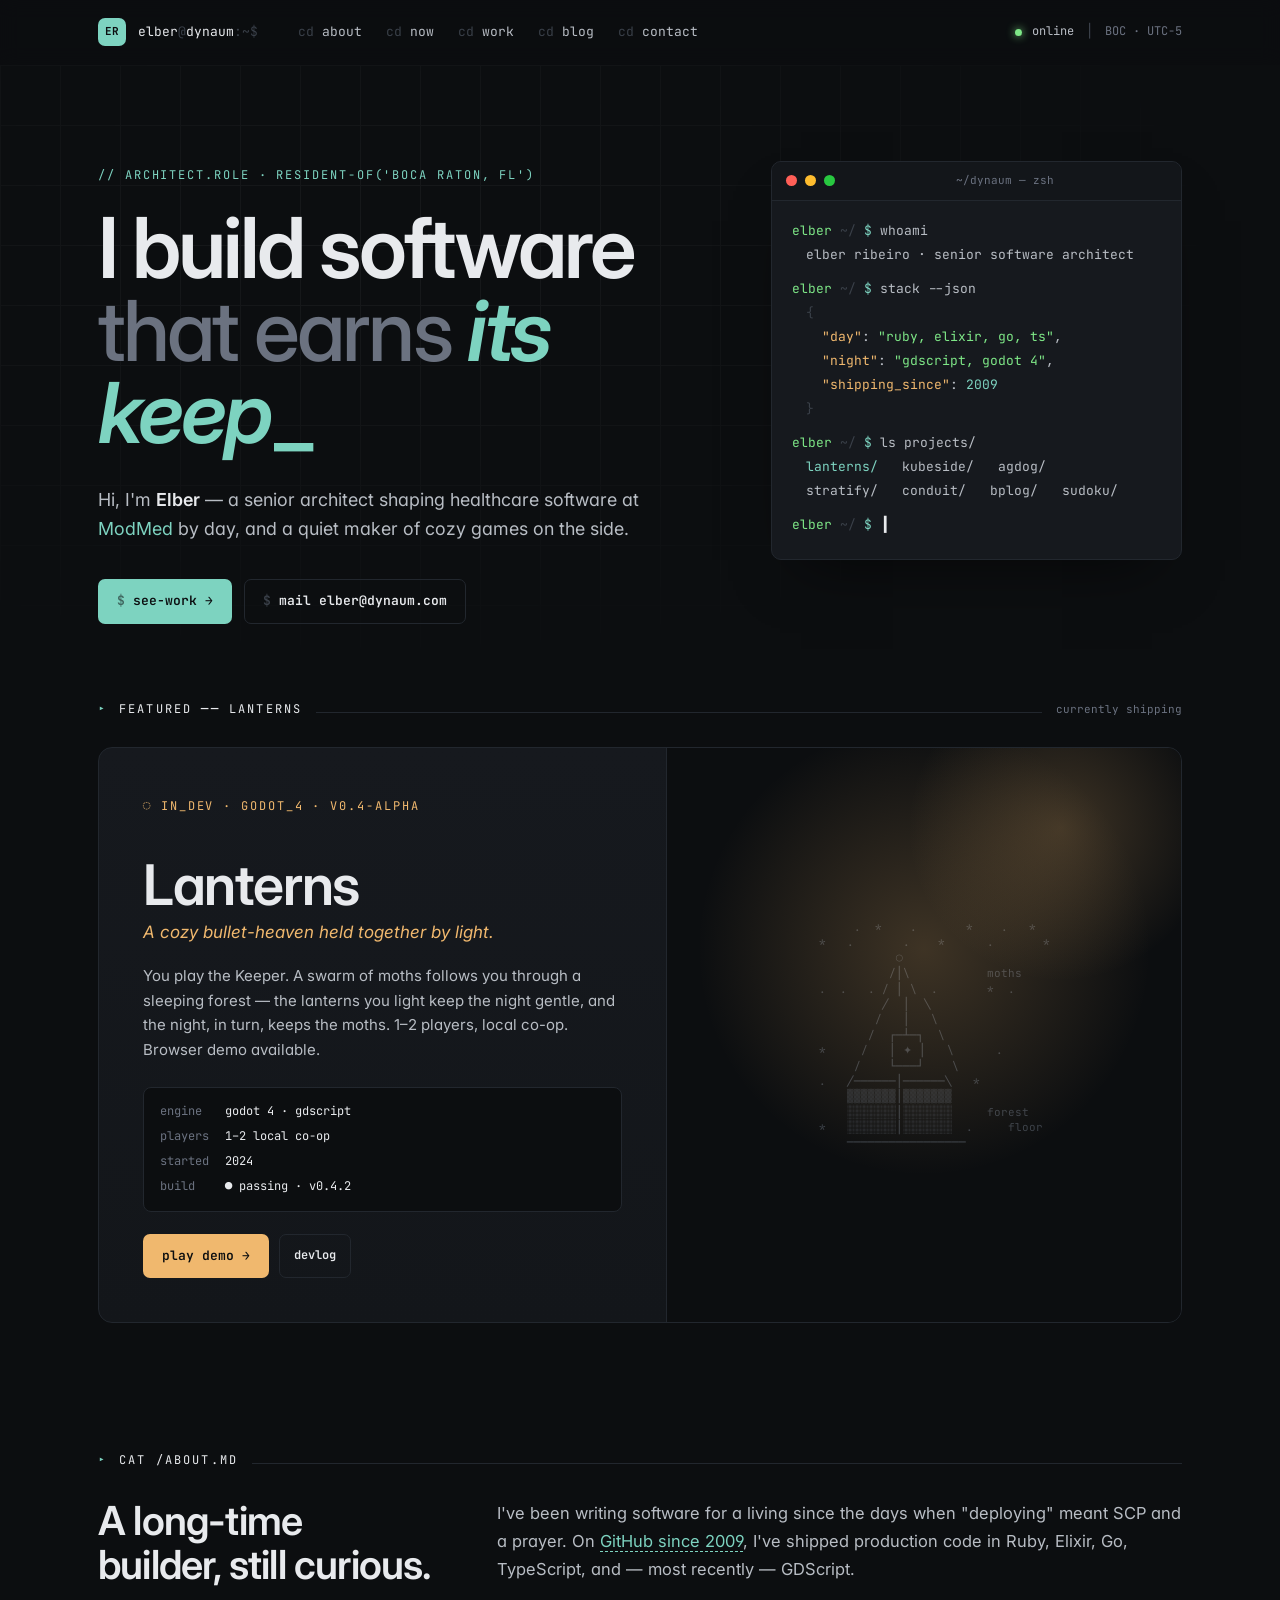
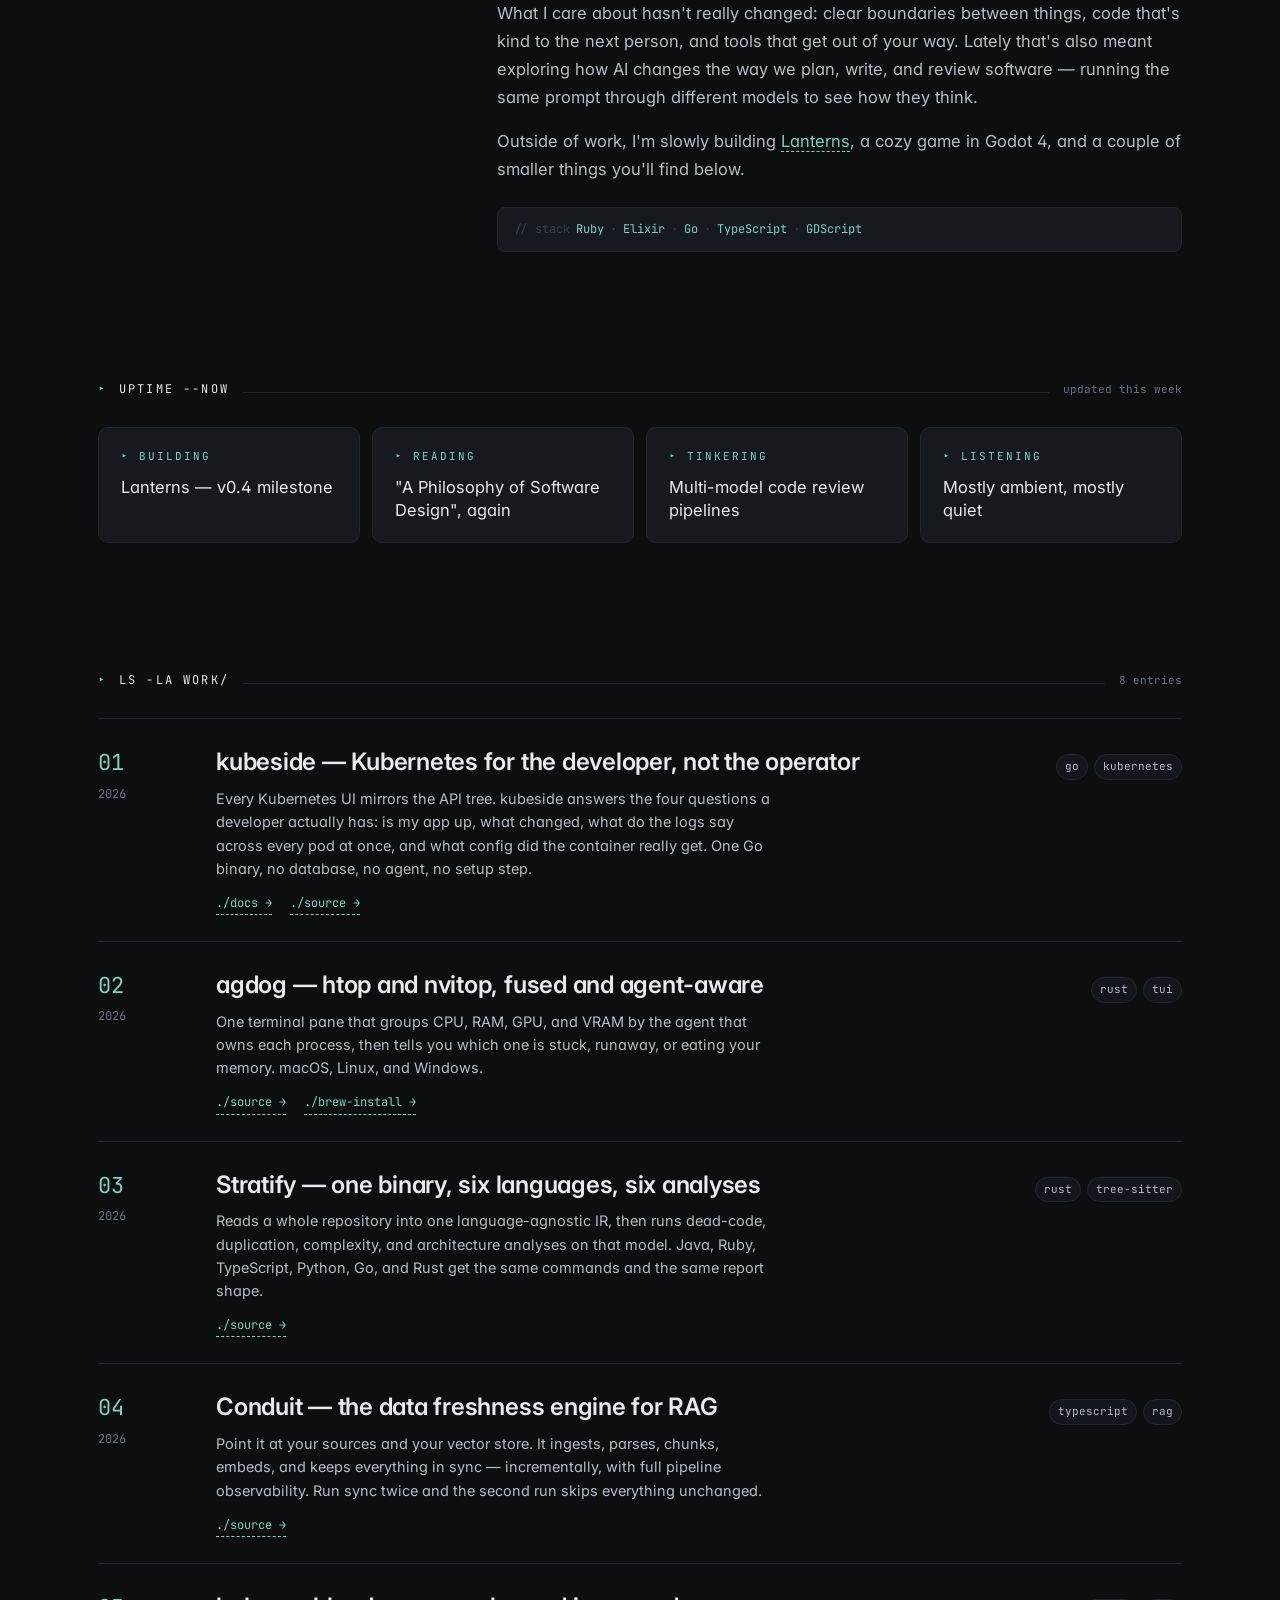
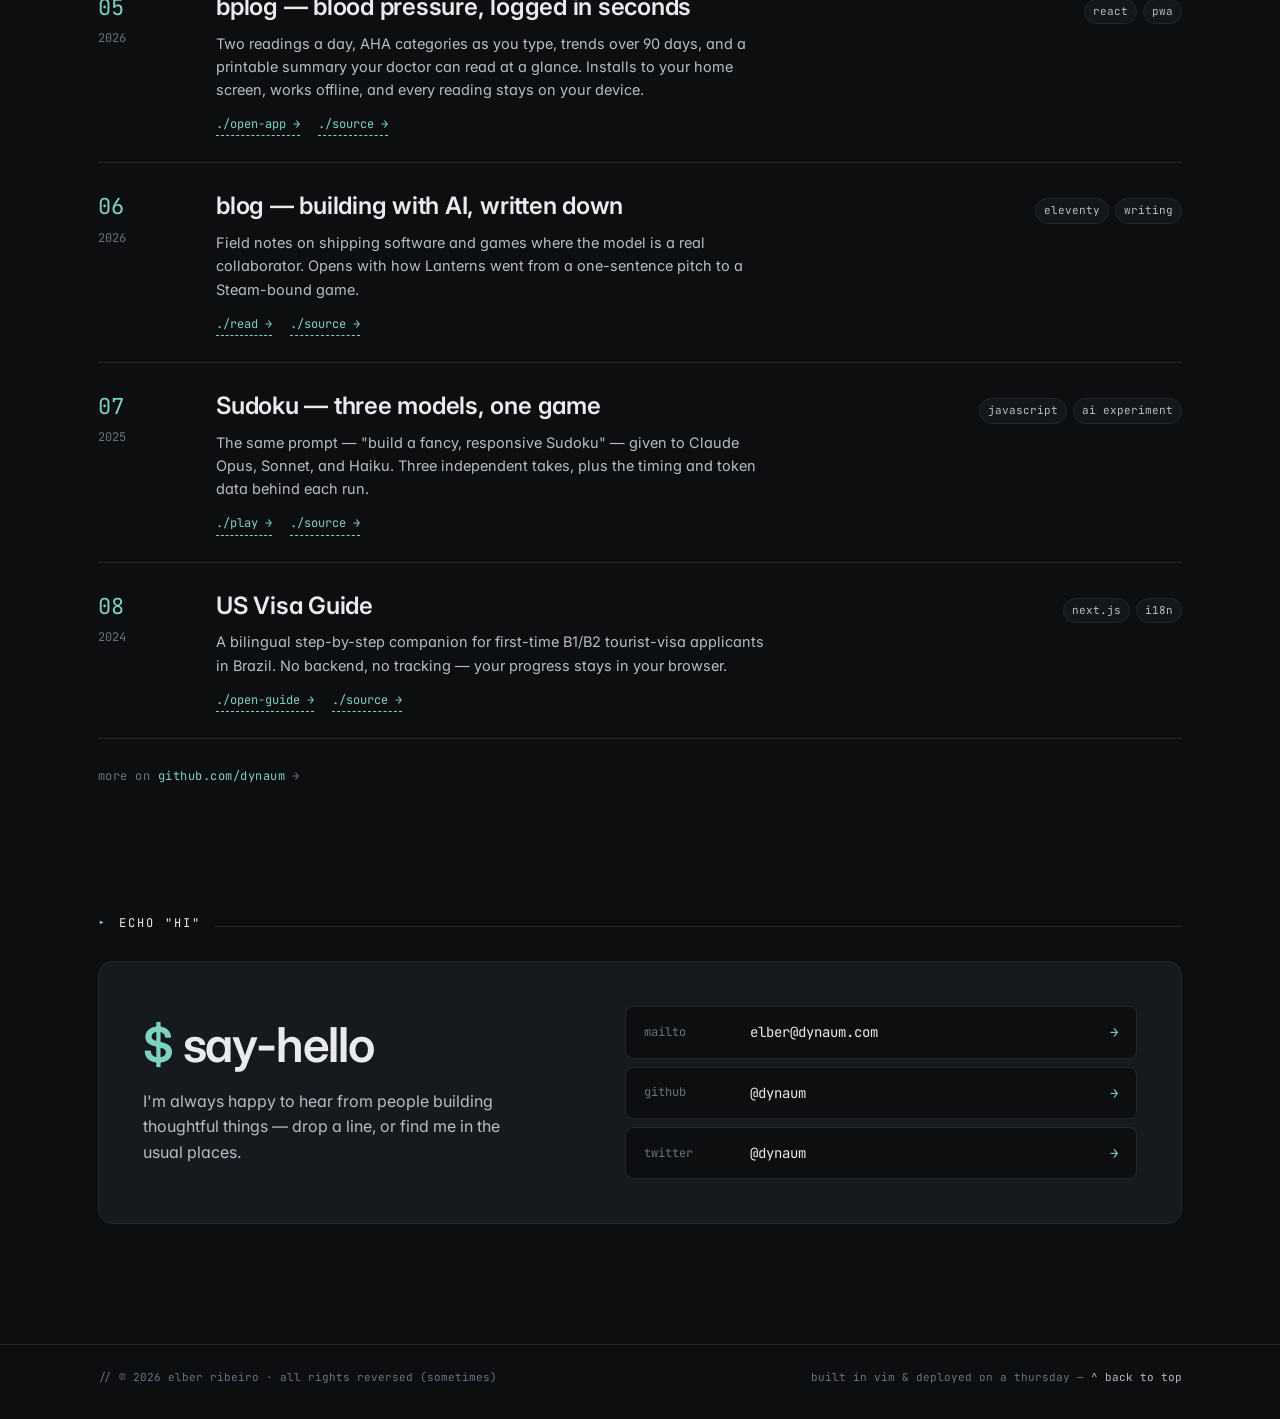
<file: index.html>
<!doctype html>
<html lang="en">
<head>
  <!-- Google tag (gtag.js) -->
  <script async src="https://www.googletagmanager.com/gtag/js?id=G-6EPB3F5WRG"></script>
  <script>
    window.dataLayer = window.dataLayer || [];
    function gtag(){dataLayer.push(arguments);}
    gtag('js', new Date());
    gtag('config', 'G-6EPB3F5WRG');
  </script>

  <meta charset="utf-8">
  <meta name="viewport" content="width=device-width, initial-scale=1">
  <title>Elber Ribeiro — Senior Software Architect</title>
  <meta name="description" content="Senior software architect in Boca Raton, FL. Healthcare software at ModMed by day, cozy games by night.">
  <meta name="author" content="Elber Ribeiro">
  <meta name="theme-color" content="#0c0e10">

  <meta property="og:title" content="Elber Ribeiro — Senior Software Architect">
  <meta property="og:description" content="Senior software architect in Boca Raton, FL. Healthcare software by day, cozy games by night.">
  <meta property="og:type" content="website">
  <meta property="og:url" content="https://dynaum.com/">
  <meta property="og:locale" content="en_US">
  <meta name="twitter:card" content="summary">
  <meta name="twitter:site" content="@dynaum">
  <meta name="twitter:creator" content="@dynaum">

  <link rel="canonical" href="https://dynaum.com/">
  <link rel="icon" type="image/svg+xml" href="/favicon.svg">

  <link rel="preconnect" href="https://fonts.googleapis.com">
  <link rel="preconnect" href="https://fonts.gstatic.com" crossorigin>
  <link href="https://fonts.googleapis.com/css2?family=Inter:wght@400;500;600;700&family=JetBrains+Mono:wght@400;500;600&display=swap" rel="stylesheet">

  <link rel="stylesheet" href="/styles.css">
</head>
<body>
  <a class="skip-link" href="#main">Skip to content</a>

  <header class="site-header">
    <div class="container site-header__inner">
      <a class="brand" href="/" aria-label="Elber Ribeiro — home">
        <span class="brand__mark" aria-hidden="true">ER</span>
        <span class="brand__prompt">elber<span class="dim">@</span>dynaum<span class="dim">:~$</span></span>
      </a>
      <nav class="site-nav" aria-label="Primary">
        <a href="#about"><span class="dim">cd </span>about</a>
        <a href="#now"><span class="dim">cd </span>now</a>
        <a href="#work"><span class="dim">cd </span>work</a>
        <a href="https://blog.dynaum.com" rel="noopener"><span class="dim">cd </span>blog</a>
        <a href="#contact"><span class="dim">cd </span>contact</a>
      </nav>
      <div class="site-status" aria-label="Status">
        <span class="status-dot" aria-hidden="true"></span>
        <span class="status-label">online</span>
        <span class="dim sep">│</span>
        <span class="muted">BOC · UTC−5</span>
      </div>
    </div>
  </header>

  <main id="main">

    <!-- Hero -->
    <section class="hero">
      <div class="container hero__grid">
        <div class="hero__copy">
          <p class="eyebrow eyebrow--accent">// architect.role · resident-of('boca raton, fl')</p>
          <h1 class="hero__title">
            I build software<br>
            <span class="hero__title-mute">that earns</span>
            <span class="hero__title-accent">its keep</span><span class="caret" aria-hidden="true">_</span>
          </h1>
          <p class="hero__lede">
            Hi, I'm <strong>Elber</strong> — a senior architect shaping healthcare
            software at <a href="https://www.modmed.com" rel="noopener">ModMed</a> by day,
            and a quiet maker of cozy games on the side.
          </p>
          <div class="hero__ctas">
            <a class="button button--primary" href="#work">
              <span class="button__prompt">$ </span>see-work <span class="button__arrow">→</span>
            </a>
            <a class="button button--ghost" href="mailto:elber@dynaum.com">
              <span class="dim">$ </span>mail elber@dynaum.com
            </a>
          </div>
        </div>

        <!-- Terminal card -->
        <aside class="terminal" aria-label="Terminal">
          <div class="terminal__bar">
            <span class="terminal__dot terminal__dot--r"></span>
            <span class="terminal__dot terminal__dot--y"></span>
            <span class="terminal__dot terminal__dot--g"></span>
            <span class="terminal__title">~/dynaum — zsh</span>
          </div>
          <div class="terminal__body">
            <div class="line"><span class="t-user">elber</span><span class="dim"> ~/ </span><span class="t-prompt">$</span> whoami</div>
            <div class="line out">elber ribeiro · senior software architect</div>

            <div class="line spaced"><span class="t-user">elber</span><span class="dim"> ~/ </span><span class="t-prompt">$</span> stack --json</div>
            <div class="line out">
              <span class="dim">{</span><br>
              &nbsp;&nbsp;<span class="t-key">"day"</span>: <span class="t-str">"ruby, elixir, go, ts"</span>,<br>
              &nbsp;&nbsp;<span class="t-key">"night"</span>: <span class="t-str">"gdscript, godot 4"</span>,<br>
              &nbsp;&nbsp;<span class="t-key">"shipping_since"</span>: <span class="t-num">2009</span><br>
              <span class="dim">}</span>
            </div>

            <div class="line spaced"><span class="t-user">elber</span><span class="dim"> ~/ </span><span class="t-prompt">$</span> ls projects/</div>
            <div class="line out">
              <span class="t-prompt">lanterns/</span> &nbsp; kubeside/ &nbsp; agdog/<br>
              stratify/ &nbsp; conduit/ &nbsp; bplog/ &nbsp; sudoku/
            </div>

            <div class="line spaced">
              <span class="t-user">elber</span><span class="dim"> ~/ </span>
              <span class="t-prompt">$</span> <span class="caret block" aria-hidden="true">▍</span>
            </div>
          </div>
        </aside>
      </div>
    </section>

    <!-- Featured: Lanterns -->
    <section class="section section--featured" aria-labelledby="featured-heading">
      <div class="container">
        <div class="rule-row">
          <span class="rule-row__bullet">▸</span>
          <span class="rule-row__label">Featured ── Lanterns</span>
          <span class="rule-row__line"></span>
          <span class="rule-row__meta">currently shipping</span>
        </div>

        <article class="featured glow-card reveal">
          <div class="featured__copy">
            <p class="eyebrow eyebrow--amber">◌ in_dev · godot_4 · v0.4-alpha</p>
            <h2 id="featured-heading" class="featured__title">Lanterns</h2>
            <p class="featured__tagline">A cozy bullet-heaven held together by light.</p>
            <p class="featured__body">
              You play the Keeper. A swarm of moths follows you through a sleeping forest —
              the lanterns you light keep the night gentle, and the night, in turn, keeps the moths.
              1–2 players, local co-op. Browser demo available.
            </p>
            <dl class="featured__meta">
              <div><dt>engine</dt><dd>godot 4 · gdscript</dd></div>
              <div><dt>players</dt><dd>1–2 local co-op</dd></div>
              <div><dt>started</dt><dd>2024</dd></div>
              <div><dt>build</dt><dd class="green">● passing · v0.4.2</dd></div>
            </dl>
            <div class="featured__ctas">
              <a class="button button--amber" href="https://lanterns.dynaum.com" rel="noopener">play demo →</a>
              <a class="button button--ghost button--small" href="https://lanterns.dynaum.com" rel="noopener">devlog</a>
            </div>
          </div>
          <div class="featured__art" aria-hidden="true">
<pre class="ascii">        .  *    .       *    .   *
   *   .       .    *      .       *
              ◯
             /│\           moths
   .  .   . / │ \  .       *  .
            ╱  │  ╲
           /   │   \
          /  ┌─┴─┐  \
   *     /   │ ✦ │   \      .
        /    └───┘    \
   .   ╱──────│──────╲   *
       ▒▒▒▒▒▒▒│▒▒▒▒▒▒▒
       ░░░░░░░│░░░░░░░     forest
   *   ░░░░░░░│░░░░░░░  .     floor
       ─────────────────</pre>
            <div class="featured__art-glow"></div>
          </div>
        </article>
      </div>
    </section>

    <!-- About -->
    <section id="about" class="section" aria-labelledby="about-heading">
      <div class="container">
        <div class="rule-row">
          <span class="rule-row__bullet">▸</span>
          <span class="rule-row__label">cat /about.md</span>
          <span class="rule-row__line"></span>
        </div>
        <div class="about-grid reveal">
          <h2 id="about-heading" class="section__title">A long-time builder, still curious.</h2>
          <div class="prose">
            <p>
              I've been writing software for a living since the days when "deploying" meant SCP and a prayer.
              On <a href="https://github.com/dynaum" rel="noopener">GitHub since 2009</a>, I've shipped production
              code in Ruby, Elixir, Go, TypeScript, and — most recently — GDScript.
            </p>
            <p>
              What I care about hasn't really changed: clear boundaries between things, code that's kind to
              the next person, and tools that get out of your way. Lately that's also meant exploring how
              AI changes the way we plan, write, and review software — running the same prompt through
              different models to see how they think.
            </p>
            <p>
              Outside of work, I'm slowly building <a href="https://lanterns.dynaum.com" rel="noopener">Lanterns</a>,
              a cozy game in Godot 4, and a couple of smaller things you'll find below.
            </p>
            <div class="stack-row">
              <span class="dim">// stack</span>
              <span class="t-prompt">Ruby</span><span class="dim">∙</span>
              <span class="t-prompt">Elixir</span><span class="dim">∙</span>
              <span class="t-prompt">Go</span><span class="dim">∙</span>
              <span class="t-prompt">TypeScript</span><span class="dim">∙</span>
              <span class="t-prompt">GDScript</span>
            </div>
          </div>
        </div>
      </div>
    </section>

    <!-- Now -->
    <section id="now" class="section" aria-labelledby="now-heading">
      <div class="container">
        <div class="rule-row">
          <span class="rule-row__bullet">▸</span>
          <span class="rule-row__label" id="now-heading">uptime --now</span>
          <span class="rule-row__line"></span>
          <span class="rule-row__meta">updated this week</span>
        </div>
        <ul class="now-grid reveal" role="list">
          <li class="now-card glow-card">
            <p class="now-card__label">▸ Building</p>
            <p class="now-card__value">Lanterns — v0.4 milestone</p>
          </li>
          <li class="now-card glow-card">
            <p class="now-card__label">▸ Reading</p>
            <p class="now-card__value">"A Philosophy of Software Design", again</p>
          </li>
          <li class="now-card glow-card">
            <p class="now-card__label">▸ Tinkering</p>
            <p class="now-card__value">Multi-model code review pipelines</p>
          </li>
          <li class="now-card glow-card">
            <p class="now-card__label">▸ Listening</p>
            <p class="now-card__value">Mostly ambient, mostly quiet</p>
          </li>
        </ul>
      </div>
    </section>

    <!-- Work -->
    <section id="work" class="section" aria-labelledby="work-heading">
      <div class="container">
        <div class="rule-row">
          <span class="rule-row__bullet">▸</span>
          <span class="rule-row__label" id="work-heading">ls -la work/</span>
          <span class="rule-row__line"></span>
          <span class="rule-row__meta">8 entries</span>
        </div>

        <div class="work-list">

          <article class="work-row reveal">
            <div class="work-row__index">
              <span class="work-row__n">01</span>
              <span class="work-row__year">2026</span>
            </div>
            <div class="work-row__body">
              <h3 class="work-row__title">
                <a href="https://kubeside.dynaum.com/" rel="noopener">kubeside — Kubernetes for the developer, not the operator</a>
              </h3>
              <p class="work-row__lede">
                Every Kubernetes UI mirrors the API tree. kubeside answers the four questions a
                developer actually has: is my app up, what changed, what do the logs say across
                every pod at once, and what config did the container really get. One Go binary,
                no database, no agent, no setup step.
              </p>
              <p class="work-row__links">
                <a href="https://kubeside.dynaum.com/" rel="noopener">./docs →</a>
                <a href="https://github.com/dynaum/kubeside" rel="noopener">./source →</a>
              </p>
            </div>
            <div class="work-row__tags">
              <span class="tag-pill">go</span>
              <span class="tag-pill">kubernetes</span>
            </div>
          </article>

          <article class="work-row reveal">
            <div class="work-row__index">
              <span class="work-row__n">02</span>
              <span class="work-row__year">2026</span>
            </div>
            <div class="work-row__body">
              <h3 class="work-row__title">
                <a href="https://github.com/dynaum/agdog" rel="noopener">agdog — htop and nvitop, fused and agent-aware</a>
              </h3>
              <p class="work-row__lede">
                One terminal pane that groups CPU, RAM, GPU, and VRAM by the agent that owns each
                process, then tells you which one is stuck, runaway, or eating your memory.
                macOS, Linux, and Windows.
              </p>
              <p class="work-row__links">
                <a href="https://github.com/dynaum/agdog" rel="noopener">./source →</a>
                <a href="https://github.com/dynaum/homebrew-tap" rel="noopener">./brew-install →</a>
              </p>
            </div>
            <div class="work-row__tags">
              <span class="tag-pill">rust</span>
              <span class="tag-pill">tui</span>
            </div>
          </article>

          <article class="work-row reveal">
            <div class="work-row__index">
              <span class="work-row__n">03</span>
              <span class="work-row__year">2026</span>
            </div>
            <div class="work-row__body">
              <h3 class="work-row__title">
                <a href="https://github.com/stratify-dev/stratify" rel="noopener">Stratify — one binary, six languages, six analyses</a>
              </h3>
              <p class="work-row__lede">
                Reads a whole repository into one language-agnostic IR, then runs dead-code,
                duplication, complexity, and architecture analyses on that model. Java, Ruby,
                TypeScript, Python, Go, and Rust get the same commands and the same report shape.
              </p>
              <p class="work-row__links">
                <a href="https://github.com/stratify-dev/stratify" rel="noopener">./source →</a>
              </p>
            </div>
            <div class="work-row__tags">
              <span class="tag-pill">rust</span>
              <span class="tag-pill">tree-sitter</span>
            </div>
          </article>

          <article class="work-row reveal">
            <div class="work-row__index">
              <span class="work-row__n">04</span>
              <span class="work-row__year">2026</span>
            </div>
            <div class="work-row__body">
              <h3 class="work-row__title">
                <a href="https://github.com/dynaum/conduit" rel="noopener">Conduit — the data freshness engine for RAG</a>
              </h3>
              <p class="work-row__lede">
                Point it at your sources and your vector store. It ingests, parses, chunks, embeds,
                and keeps everything in sync — incrementally, with full pipeline observability.
                Run sync twice and the second run skips everything unchanged.
              </p>
              <p class="work-row__links">
                <a href="https://github.com/dynaum/conduit" rel="noopener">./source →</a>
              </p>
            </div>
            <div class="work-row__tags">
              <span class="tag-pill">typescript</span>
              <span class="tag-pill">rag</span>
            </div>
          </article>

          <article class="work-row reveal">
            <div class="work-row__index">
              <span class="work-row__n">05</span>
              <span class="work-row__year">2026</span>
            </div>
            <div class="work-row__body">
              <h3 class="work-row__title">
                <a href="https://bplog.dynaum.com" rel="noopener">bplog — blood pressure, logged in seconds</a>
              </h3>
              <p class="work-row__lede">
                Two readings a day, AHA categories as you type, trends over 90 days, and a
                printable summary your doctor can read at a glance. Installs to your home screen,
                works offline, and every reading stays on your device.
              </p>
              <p class="work-row__links">
                <a href="https://bplog.dynaum.com" rel="noopener">./open-app →</a>
                <a href="https://github.com/dynaum/bplog" rel="noopener">./source →</a>
              </p>
            </div>
            <div class="work-row__tags">
              <span class="tag-pill">react</span>
              <span class="tag-pill">pwa</span>
            </div>
          </article>

          <article class="work-row reveal">
            <div class="work-row__index">
              <span class="work-row__n">06</span>
              <span class="work-row__year">2026</span>
            </div>
            <div class="work-row__body">
              <h3 class="work-row__title">
                <a href="https://blog.dynaum.com" rel="noopener">blog — building with AI, written down</a>
              </h3>
              <p class="work-row__lede">
                Field notes on shipping software and games where the model is a real collaborator.
                Opens with how Lanterns went from a one-sentence pitch to a Steam-bound game.
              </p>
              <p class="work-row__links">
                <a href="https://blog.dynaum.com" rel="noopener">./read →</a>
                <a href="https://github.com/dynaum/blog" rel="noopener">./source →</a>
              </p>
            </div>
            <div class="work-row__tags">
              <span class="tag-pill">eleventy</span>
              <span class="tag-pill">writing</span>
            </div>
          </article>

          <article class="work-row reveal">
            <div class="work-row__index">
              <span class="work-row__n">07</span>
              <span class="work-row__year">2025</span>
            </div>
            <div class="work-row__body">
              <h3 class="work-row__title">
                <a href="https://dynaum.github.io/sudoku/" rel="noopener">Sudoku — three models, one game</a>
              </h3>
              <p class="work-row__lede">
                The same prompt — "build a fancy, responsive Sudoku" — given to Claude Opus, Sonnet, and Haiku.
                Three independent takes, plus the timing and token data behind each run.
              </p>
              <p class="work-row__links">
                <a href="https://dynaum.github.io/sudoku/" rel="noopener">./play →</a>
                <a href="https://github.com/dynaum/sudoku" rel="noopener">./source →</a>
              </p>
            </div>
            <div class="work-row__tags">
              <span class="tag-pill">javascript</span>
              <span class="tag-pill">ai experiment</span>
            </div>
          </article>

          <article class="work-row reveal">
            <div class="work-row__index">
              <span class="work-row__n">08</span>
              <span class="work-row__year">2024</span>
            </div>
            <div class="work-row__body">
              <h3 class="work-row__title">
                <a href="https://dynaum.github.io/us-visa/" rel="noopener">US Visa Guide</a>
              </h3>
              <p class="work-row__lede">
                A bilingual step-by-step companion for first-time B1/B2 tourist-visa applicants in Brazil.
                No backend, no tracking — your progress stays in your browser.
              </p>
              <p class="work-row__links">
                <a href="https://dynaum.github.io/us-visa/" rel="noopener">./open-guide →</a>
                <a href="https://github.com/dynaum/us-visa" rel="noopener">./source →</a>
              </p>
            </div>
            <div class="work-row__tags">
              <span class="tag-pill">next.js</span>
              <span class="tag-pill">i18n</span>
            </div>
          </article>

        </div>

        <p class="section__footnote">
          more on <a href="https://github.com/dynaum" rel="noopener">github.com/dynaum</a> →
        </p>
      </div>
    </section>

    <!-- Contact -->
    <section id="contact" class="section" aria-labelledby="contact-heading">
      <div class="container">
        <div class="rule-row">
          <span class="rule-row__bullet">▸</span>
          <span class="rule-row__label" id="contact-heading">echo "hi"</span>
          <span class="rule-row__line"></span>
        </div>

        <div class="contact glow-card reveal">
          <div class="contact__copy">
            <h2 class="contact__title"><span class="t-prompt">$</span> say-hello</h2>
            <p class="contact__lede">
              I'm always happy to hear from people building thoughtful things — drop a line, or find me in the usual places.
            </p>
          </div>
          <ul class="contact__links" role="list">
            <li>
              <a href="mailto:elber@dynaum.com">
                <span class="contact__k">mailto</span>
                <span class="contact__v">elber@dynaum.com</span>
                <span class="contact__arrow" aria-hidden="true">→</span>
              </a>
            </li>
            <li>
              <a href="https://github.com/dynaum" rel="noopener">
                <span class="contact__k">github</span>
                <span class="contact__v">@dynaum</span>
                <span class="contact__arrow" aria-hidden="true">→</span>
              </a>
            </li>
            <li>
              <a href="https://twitter.com/dynaum" rel="noopener">
                <span class="contact__k">twitter</span>
                <span class="contact__v">@dynaum</span>
                <span class="contact__arrow" aria-hidden="true">→</span>
              </a>
            </li>
          </ul>
        </div>
      </div>
    </section>

  </main>

  <footer class="site-footer">
    <div class="container site-footer__inner">
      <p>// © <span id="year">2026</span> elber ribeiro · all rights reversed (sometimes)</p>
      <p>built in vim &amp; deployed on a thursday — <a href="#main">^ back to top</a></p>
    </div>
  </footer>

  <script src="/script.js" defer></script>
</body>
</html>
</file>
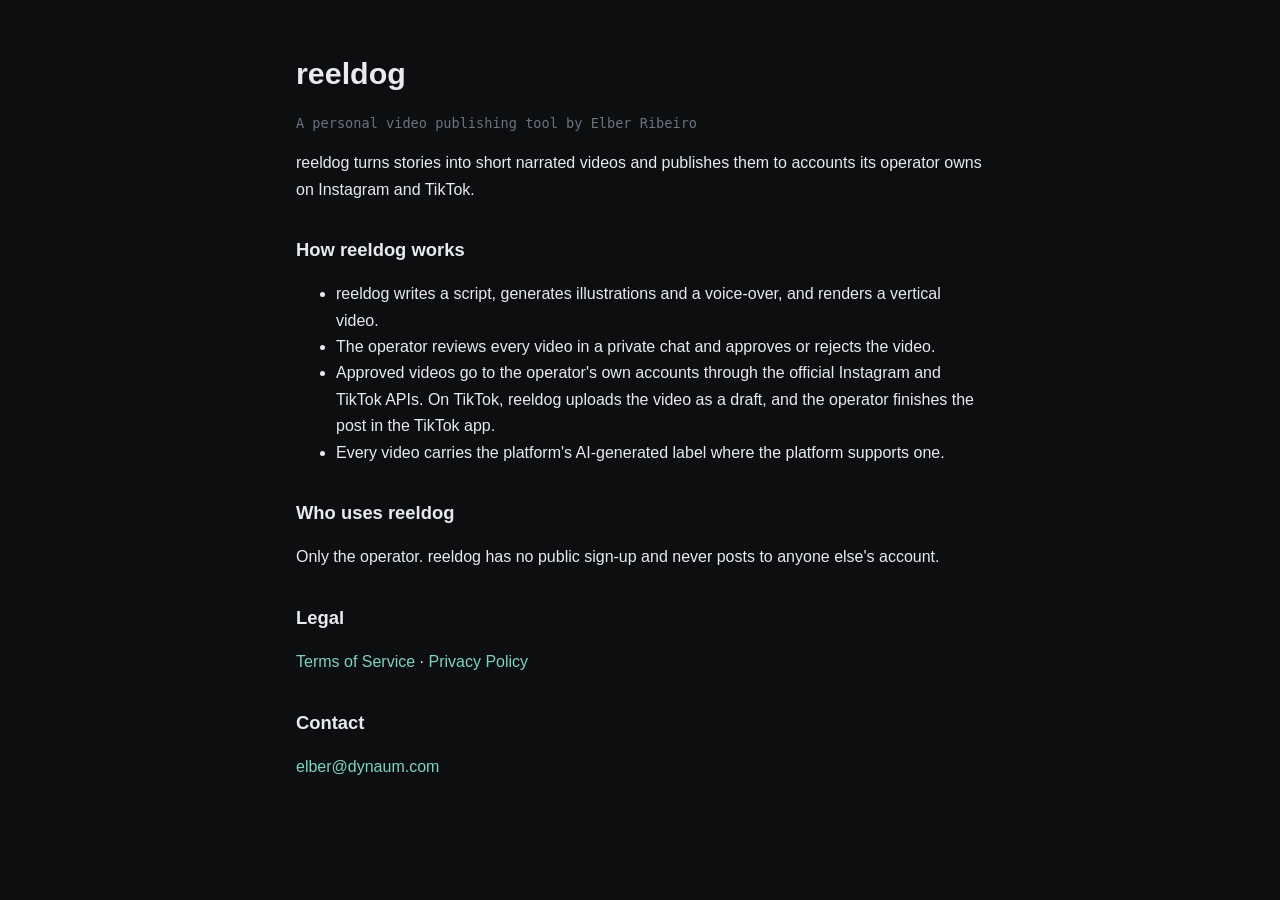
<file: reeldog/index.html>
<!doctype html>
<html lang="en">
<head>
  <meta charset="utf-8">
  <meta name="viewport" content="width=device-width, initial-scale=1">
  <title>reeldog</title>
  <meta name="description" content="reeldog is a personal tool that turns stories into short narrated videos and publishes them to its operator's own accounts.">
  <meta name="theme-color" content="#0c0e10">
  <link rel="canonical" href="https://dynaum.com/reeldog/">
  <link rel="icon" type="image/svg+xml" href="/favicon.svg">
  <link rel="stylesheet" href="/styles.css">
  <style>
    .legal { max-width: 720px; margin: 0 auto; padding: 48px 16px 80px; line-height: 1.65; }
    .legal h1 { font-size: 1.9rem; margin: 0 0 4px; }
    .legal h2 { font-size: 1.15rem; margin: 32px 0 8px; }
    .legal p, .legal li { color: var(--ink); }
    .legal .meta { color: var(--muted); font-family: var(--mono); font-size: .85rem; }
    .legal a { color: var(--accent); }
  </style>
</head>
<body>
  <main class="legal">
    <h1>reeldog</h1>
    <p class="meta">A personal video publishing tool by Elber Ribeiro</p>

    <p>reeldog turns stories into short narrated videos and publishes them to accounts its operator owns on Instagram and TikTok.</p>

    <h2>How reeldog works</h2>
    <ul>
      <li>reeldog writes a script, generates illustrations and a voice-over, and renders a vertical video.</li>
      <li>The operator reviews every video in a private chat and approves or rejects the video.</li>
      <li>Approved videos go to the operator's own accounts through the official Instagram and TikTok APIs. On TikTok, reeldog uploads the video as a draft, and the operator finishes the post in the TikTok app.</li>
      <li>Every video carries the platform's AI-generated label where the platform supports one.</li>
    </ul>

    <h2>Who uses reeldog</h2>
    <p>Only the operator. reeldog has no public sign-up and never posts to anyone else's account.</p>

    <h2>Legal</h2>
    <p><a href="/reeldog/terms.html">Terms of Service</a> · <a href="/reeldog/privacy.html">Privacy Policy</a></p>

    <h2>Contact</h2>
    <p><a href="mailto:elber@dynaum.com">elber@dynaum.com</a></p>
  </main>
</body>
</html>
</file>
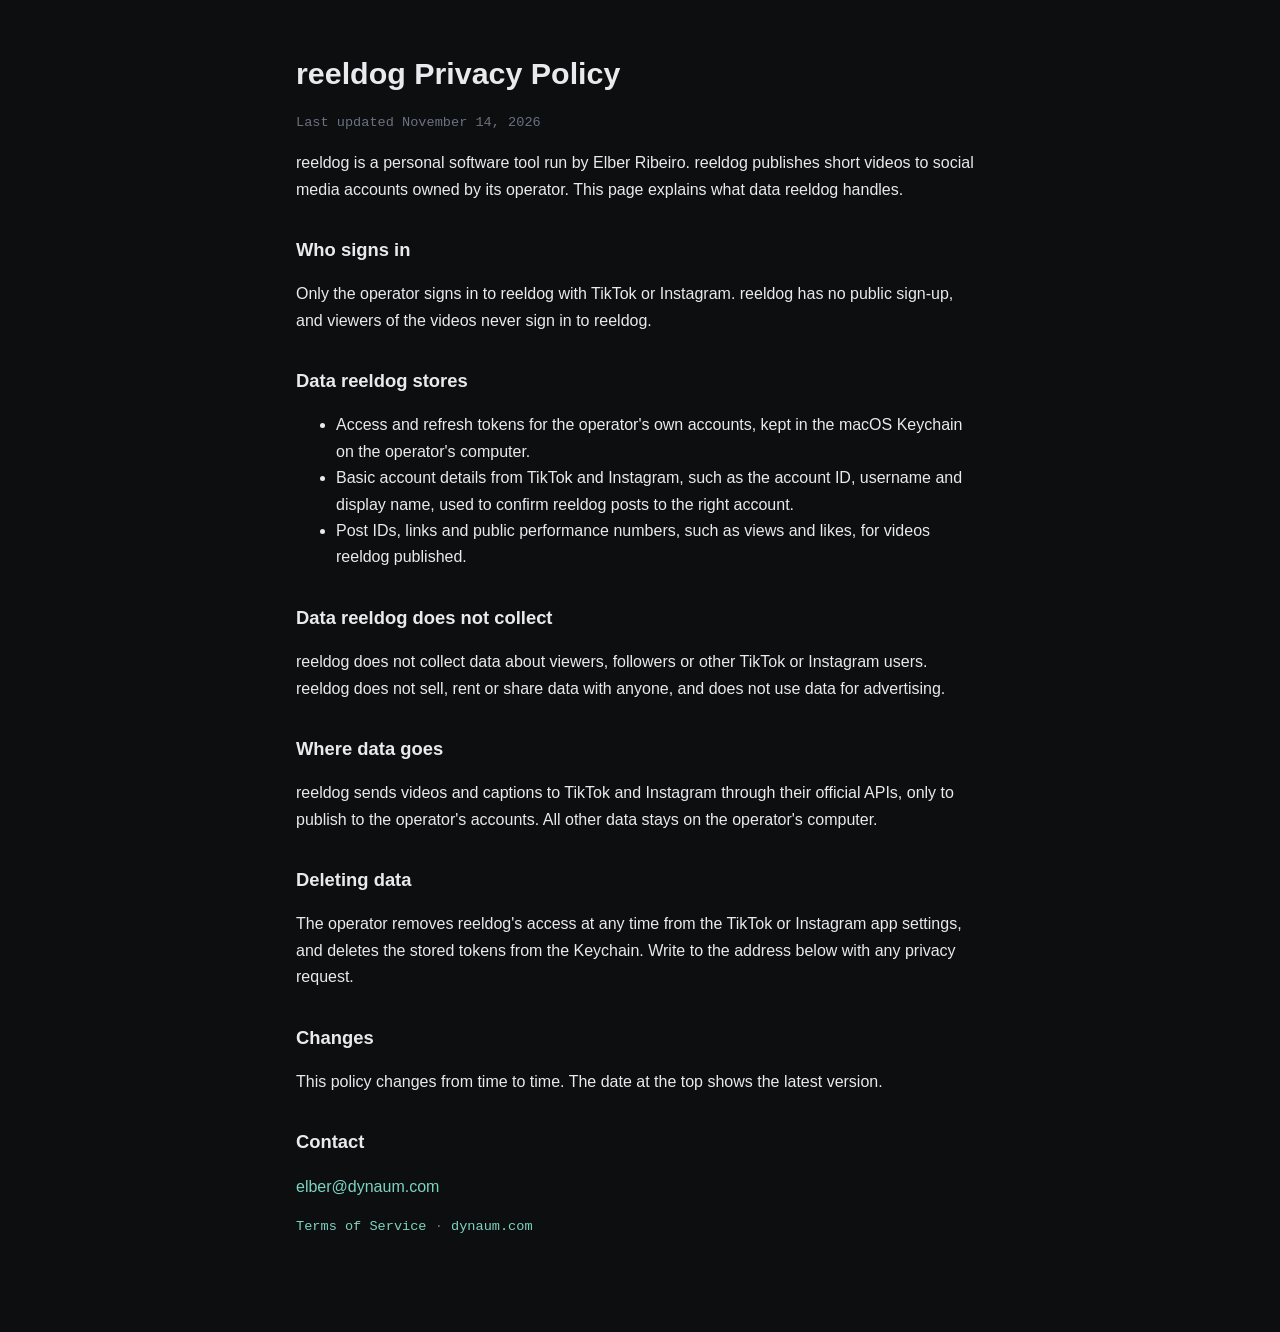
<file: reeldog/privacy.html>
<!doctype html>
<html lang="en">
<head>
  <meta charset="utf-8">
  <meta name="viewport" content="width=device-width, initial-scale=1">
  <title>reeldog Privacy Policy</title>
  <meta name="description" content="Privacy Policy for reeldog, a personal video publishing tool.">
  <meta name="theme-color" content="#0c0e10">
  <link rel="canonical" href="https://dynaum.com/reeldog/privacy.html">
  <link rel="icon" type="image/svg+xml" href="/favicon.svg">
  <link rel="stylesheet" href="/styles.css">
  <style>
    .legal { max-width: 720px; margin: 0 auto; padding: 48px 16px 80px; line-height: 1.65; }
    .legal h1 { font-size: 1.9rem; margin: 0 0 4px; }
    .legal h2 { font-size: 1.15rem; margin: 32px 0 8px; }
    .legal p, .legal li { color: var(--ink); }
    .legal .meta { color: var(--muted); font-family: var(--mono); font-size: .85rem; }
    .legal a { color: var(--accent); }
  </style>
</head>
<body>
  <main class="legal">
    <h1>reeldog Privacy Policy</h1>
    <p class="meta">Last updated November 14, 2026</p>

    <p>reeldog is a personal software tool run by Elber Ribeiro. reeldog publishes short videos to social media accounts owned by its operator. This page explains what data reeldog handles.</p>

    <h2>Who signs in</h2>
    <p>Only the operator signs in to reeldog with TikTok or Instagram. reeldog has no public sign-up, and viewers of the videos never sign in to reeldog.</p>

    <h2>Data reeldog stores</h2>
    <ul>
      <li>Access and refresh tokens for the operator's own accounts, kept in the macOS Keychain on the operator's computer.</li>
      <li>Basic account details from TikTok and Instagram, such as the account ID, username and display name, used to confirm reeldog posts to the right account.</li>
      <li>Post IDs, links and public performance numbers, such as views and likes, for videos reeldog published.</li>
    </ul>

    <h2>Data reeldog does not collect</h2>
    <p>reeldog does not collect data about viewers, followers or other TikTok or Instagram users. reeldog does not sell, rent or share data with anyone, and does not use data for advertising.</p>

    <h2>Where data goes</h2>
    <p>reeldog sends videos and captions to TikTok and Instagram through their official APIs, only to publish to the operator's accounts. All other data stays on the operator's computer.</p>

    <h2>Deleting data</h2>
    <p>The operator removes reeldog's access at any time from the TikTok or Instagram app settings, and deletes the stored tokens from the Keychain. Write to the address below with any privacy request.</p>

    <h2>Changes</h2>
    <p>This policy changes from time to time. The date at the top shows the latest version.</p>

    <h2>Contact</h2>
    <p><a href="mailto:elber@dynaum.com">elber@dynaum.com</a></p>

    <p class="meta"><a href="/reeldog/terms.html">Terms of Service</a> · <a href="/">dynaum.com</a></p>
  </main>
</body>
</html>
</file>
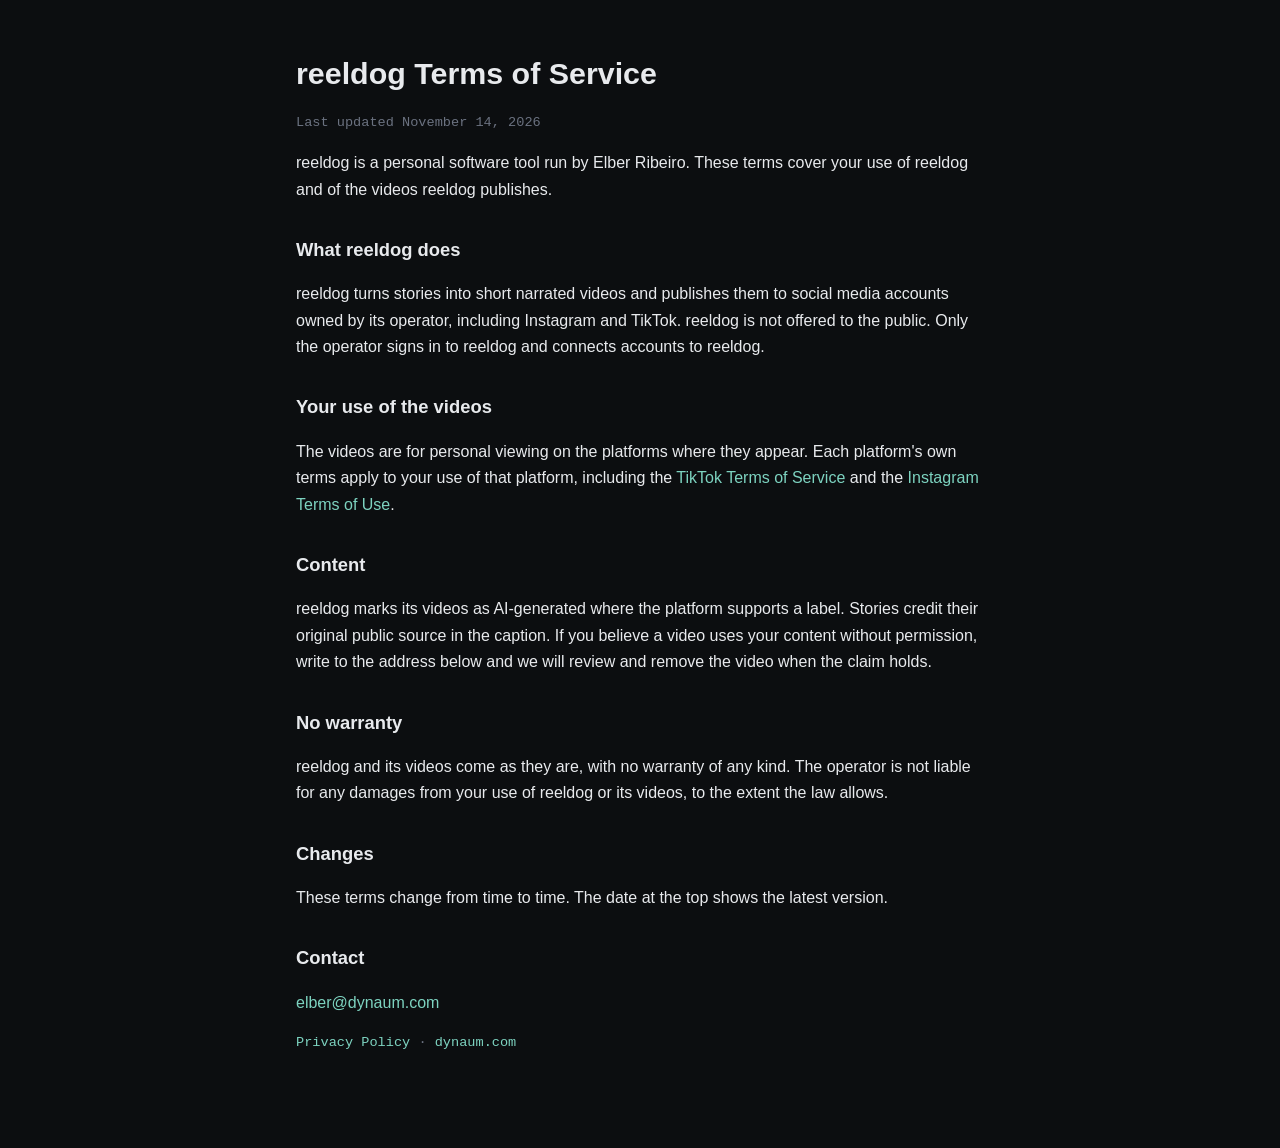
<file: reeldog/terms.html>
<!doctype html>
<html lang="en">
<head>
  <meta charset="utf-8">
  <meta name="viewport" content="width=device-width, initial-scale=1">
  <title>reeldog Terms of Service</title>
  <meta name="description" content="Terms of Service for reeldog, a personal video publishing tool.">
  <meta name="theme-color" content="#0c0e10">
  <link rel="canonical" href="https://dynaum.com/reeldog/terms.html">
  <link rel="icon" type="image/svg+xml" href="/favicon.svg">
  <link rel="stylesheet" href="/styles.css">
  <style>
    .legal { max-width: 720px; margin: 0 auto; padding: 48px 16px 80px; line-height: 1.65; }
    .legal h1 { font-size: 1.9rem; margin: 0 0 4px; }
    .legal h2 { font-size: 1.15rem; margin: 32px 0 8px; }
    .legal p, .legal li { color: var(--ink); }
    .legal .meta { color: var(--muted); font-family: var(--mono); font-size: .85rem; }
    .legal a { color: var(--accent); }
  </style>
</head>
<body>
  <main class="legal">
    <h1>reeldog Terms of Service</h1>
    <p class="meta">Last updated November 14, 2026</p>

    <p>reeldog is a personal software tool run by Elber Ribeiro. These terms cover your use of reeldog and of the videos reeldog publishes.</p>

    <h2>What reeldog does</h2>
    <p>reeldog turns stories into short narrated videos and publishes them to social media accounts owned by its operator, including Instagram and TikTok. reeldog is not offered to the public. Only the operator signs in to reeldog and connects accounts to reeldog.</p>

    <h2>Your use of the videos</h2>
    <p>The videos are for personal viewing on the platforms where they appear. Each platform's own terms apply to your use of that platform, including the <a href="https://www.tiktok.com/legal/terms-of-service">TikTok Terms of Service</a> and the <a href="https://help.instagram.com/581066165581870">Instagram Terms of Use</a>.</p>

    <h2>Content</h2>
    <p>reeldog marks its videos as AI-generated where the platform supports a label. Stories credit their original public source in the caption. If you believe a video uses your content without permission, write to the address below and we will review and remove the video when the claim holds.</p>

    <h2>No warranty</h2>
    <p>reeldog and its videos come as they are, with no warranty of any kind. The operator is not liable for any damages from your use of reeldog or its videos, to the extent the law allows.</p>

    <h2>Changes</h2>
    <p>These terms change from time to time. The date at the top shows the latest version.</p>

    <h2>Contact</h2>
    <p><a href="mailto:elber@dynaum.com">elber@dynaum.com</a></p>

    <p class="meta"><a href="/reeldog/privacy.html">Privacy Policy</a> · <a href="/">dynaum.com</a></p>
  </main>
</body>
</html>
</file>
<file: styles.css>
/* ============================================================================
   dynaum.com — Console
   Quiet engineer mode. Deep ink background, mono-forward, terminal flourishes.
   ============================================================================ */

/* ── Reset ─────────────────────────────────────────────────────────────── */
*, *::before, *::after { box-sizing: border-box; }
html {
  -webkit-text-size-adjust: 100%;
  -webkit-font-smoothing: antialiased;
  -moz-osx-font-smoothing: grayscale;
  text-rendering: optimizeLegibility;
  scroll-behavior: smooth;
}
@media (prefers-reduced-motion: reduce) {
  html { scroll-behavior: auto; }
  *, *::before, *::after {
    animation-duration: 0.01ms !important;
    animation-iteration-count: 1 !important;
    transition-duration: 0.01ms !important;
  }
}

/* ── Tokens ────────────────────────────────────────────────────────────── */
:root {
  --bg:        #0c0e10;
  --bg2:       #13161a;
  --panel:     #16191e;
  --ink:       #e8eaed;
  --ink2:      #b8bdc4;
  --muted:     #6b7280;
  --dim:       #3a4049;
  --hair:      #22272e;
  --accent:    #7dd3c0;   /* muted teal-cyan */
  --accent-2:  #f0b86e;   /* warm amber */
  --green:     #7ee787;
  --red:       #ff7b72;

  --sans: 'Inter', -apple-system, BlinkMacSystemFont, 'Segoe UI', Roboto, sans-serif;
  --mono: 'JetBrains Mono', 'IBM Plex Mono', ui-monospace, 'SFMono-Regular', Menlo, monospace;
}

/* ── Base ──────────────────────────────────────────────────────────────── */
body {
  margin: 0;
  background: var(--bg);
  color: var(--ink);
  font-family: var(--sans);
  font-size: 16px;
  line-height: 1.6;
  font-feature-settings: 'cv02', 'cv03', 'cv04', 'cv11';
}
::selection { background: var(--accent); color: var(--bg); }

img, svg, pre { display: block; max-width: 100%; }
pre { margin: 0; }

a {
  color: var(--accent);
  text-decoration: none;
  border-bottom: 1px dashed transparent;
  transition: color 150ms ease, border-color 150ms ease;
}
a:hover { border-bottom-color: var(--accent); }

:focus-visible {
  outline: 2px solid var(--accent);
  outline-offset: 3px;
  border-radius: 3px;
}

/* ── Helpers ───────────────────────────────────────────────────────────── */
.container {
  width: 100%;
  max-width: 1180px;
  margin: 0 auto;
  padding: 0 24px;
}
@media (min-width: 720px) { .container { padding: 0 48px; } }

.dim   { color: var(--dim);   }
.muted { color: var(--muted); }
.green { color: var(--green); }

.skip-link {
  position: absolute; top: 0.5rem; left: 0.5rem;
  padding: 0.5rem 0.875rem;
  background: var(--ink); color: var(--bg);
  font-family: var(--mono); font-weight: 600; font-size: 13px;
  border-radius: 6px; text-decoration: none;
  transform: translateY(-150%); transition: transform 150ms ease;
  z-index: 100;
}
.skip-link:focus { transform: translateY(0); }

/* ── Header ────────────────────────────────────────────────────────────── */
.site-header {
  position: sticky; top: 0; z-index: 10;
  background: rgba(12,14,16,0.78);
  backdrop-filter: saturate(160%) blur(10px);
  -webkit-backdrop-filter: saturate(160%) blur(10px);
  border-bottom: 1px solid transparent;
  transition: border-color 200ms ease, background-color 200ms ease;
}
.site-header.is-scrolled { border-bottom-color: var(--hair); }

.site-header__inner {
  display: flex; align-items: center; gap: 18px;
  min-height: 64px;
  font-family: var(--mono); font-size: 13px;
}

.brand {
  display: inline-flex; align-items: center; gap: 12px;
  color: var(--ink); border: none;
}
.brand:hover { color: var(--ink); }
.brand__mark {
  display: grid; place-items: center;
  width: 28px; height: 28px;
  background: var(--accent); color: var(--bg);
  border-radius: 7px;
  font-weight: 700; font-size: 11px; letter-spacing: 0.04em;
}
.brand__prompt { color: var(--ink); }

.site-nav {
  display: none; gap: 4px; margin-left: 12px;
}
.site-nav a {
  color: var(--ink2);
  padding: 6px 10px; border-radius: 5px;
  border-bottom: none;
  transition: background-color 140ms ease, color 140ms ease;
}
.site-nav a:hover { background: var(--bg2); color: var(--ink); }

.site-status {
  display: none; align-items: center; gap: 10px;
  margin-left: auto;
  color: var(--ink2); font-size: 12px;
}
.status-dot {
  width: 7px; height: 7px; border-radius: 50%;
  background: var(--green);
  box-shadow: 0 0 8px var(--green);
}
.status-label { color: var(--ink2); }
.site-status .sep { padding: 0 2px; }

@media (min-width: 720px) { .site-nav   { display: flex; } }
@media (min-width: 880px) { .site-status { display: inline-flex; } }

/* ── Hero ──────────────────────────────────────────────────────────────── */
.hero { position: relative; padding: clamp(56px, 9vw, 96px) 0 clamp(40px, 6vw, 64px); }
.hero::before {
  content: ''; position: absolute; inset: 0; pointer-events: none;
  opacity: 0.05;
  background-image:
    linear-gradient(var(--ink) 1px, transparent 1px),
    linear-gradient(90deg, var(--ink) 1px, transparent 1px);
  background-size: 60px 60px;
  -webkit-mask-image: radial-gradient(ellipse at 30% 30%, #000 0%, transparent 70%);
          mask-image: radial-gradient(ellipse at 30% 30%, #000 0%, transparent 70%);
}

.hero__grid {
  position: relative;
  display: grid;
  grid-template-columns: 1fr;
  gap: 40px;
  align-items: start;
}
@media (min-width: 980px) {
  .hero__grid { grid-template-columns: 1.5fr 1fr; gap: 56px; }
}

.eyebrow {
  display: inline-block;
  margin: 0 0 22px;
  font-family: var(--mono);
  font-size: 12px;
  letter-spacing: 0.16em;
  text-transform: uppercase;
  color: var(--ink2);
}
.eyebrow--accent { color: var(--accent); }
.eyebrow--amber  { color: var(--accent-2); }

.hero__title {
  margin: 0;
  font-family: var(--sans);
  font-size: clamp(40px, 7vw, 84px);
  line-height: 0.98;
  letter-spacing: -0.035em;
  font-weight: 600;
  color: var(--ink);
  text-wrap: balance;
}
.hero__title-mute   { color: var(--muted); font-weight: 500; }
.hero__title-accent { color: var(--accent); font-style: italic; }

.caret {
  display: inline-block;
  color: var(--accent);
  margin-left: 4px;
  animation: blink 1.1s steps(1) infinite;
}
.caret.block { color: var(--ink); }
@keyframes blink { 50% { opacity: 0; } }

.hero__lede {
  margin: 32px 0 0;
  max-width: 560px;
  font-size: clamp(16px, 1.4vw, 18px);
  line-height: 1.6;
  color: var(--ink2);
}
.hero__lede strong { color: var(--ink); font-weight: 600; }

.hero__ctas { display: flex; flex-wrap: wrap; gap: 12px; margin-top: 36px; }

/* ── Buttons ───────────────────────────────────────────────────────────── */
.button {
  display: inline-flex; align-items: center; justify-content: center; gap: 8px;
  min-height: 42px;
  padding: 11px 18px;
  border: 1px solid transparent;
  border-radius: 7px;
  font-family: var(--mono);
  font-size: 13px;
  font-weight: 600;
  text-decoration: none;
  cursor: pointer;
  transition: background-color 150ms ease, color 150ms ease,
              border-color 150ms ease, transform 100ms ease;
}
.button:active { transform: translateY(1px); }
.button--primary { background: var(--accent);    color: var(--bg); }
.button--primary:hover  { background: #98e0cf; color: var(--bg); }
.button--primary .button__prompt { color: rgba(12,14,16,0.55); }
.button--amber   { background: var(--accent-2); color: var(--bg); }
.button--amber:hover { background: #f5c787; }
.button--ghost   { background: transparent; color: var(--ink); border-color: var(--hair); }
.button--ghost:hover { border-color: var(--accent); color: var(--accent); }
.button--small { padding: 10px 14px; font-size: 12px; }

/* ── Terminal card ─────────────────────────────────────────────────────── */
.terminal {
  background: var(--panel);
  border: 1px solid var(--hair);
  border-radius: 10px;
  overflow: hidden;
  box-shadow: 0 30px 60px -30px rgba(0,0,0,0.6);
}
.terminal__bar {
  display: flex; align-items: center; gap: 8px;
  padding: 10px 14px;
  background: var(--bg2);
  border-bottom: 1px solid var(--hair);
}
.terminal__dot { width: 11px; height: 11px; border-radius: 50%; }
.terminal__dot--r { background: #ff5f57; }
.terminal__dot--y { background: #febc2e; }
.terminal__dot--g { background: #28c840; }
.terminal__title {
  flex: 1; text-align: center;
  font-family: var(--mono); font-size: 11px; color: var(--muted);
}
.terminal__body {
  padding: 18px 20px 22px;
  font-family: var(--mono); font-size: 13px; line-height: 1.85;
  color: var(--ink2);
}
.terminal__body .line { white-space: nowrap; overflow: hidden; text-overflow: ellipsis; }
.terminal__body .line.spaced { margin-top: 10px; }
.terminal__body .line.out { white-space: normal; padding-left: 14px; color: var(--ink2); }
.t-user   { color: var(--green); }
.t-prompt { color: var(--accent); }
.t-key    { color: var(--accent-2); }
.t-str    { color: var(--green); }
.t-num    { color: var(--accent); }

/* ── Rule row (section eyebrow with rule) ──────────────────────────────── */
.rule-row {
  display: flex; align-items: baseline; gap: 14px;
  margin-bottom: 28px;
  font-family: var(--mono); font-size: 12px; color: var(--muted);
  letterspacing: 0.06em;
}
.rule-row__bullet { color: var(--accent); }
.rule-row__label  { color: var(--ink); text-transform: uppercase; letter-spacing: 0.18em; font-size: 12px; }
.rule-row__line   { flex: 1; height: 1px; background: var(--hair); }
.rule-row__meta   { color: var(--muted); font-size: 11px; }

/* ── Sections ──────────────────────────────────────────────────────────── */
.section { padding: clamp(36px, 6vw, 64px) 0; }
.section--featured { padding-top: 12px; }

.section__title {
  margin: 0;
  font-family: var(--sans);
  font-size: clamp(28px, 3.4vw, 40px);
  font-weight: 600;
  letter-spacing: -0.02em;
  line-height: 1.1;
  color: var(--ink);
  text-wrap: balance;
}
.section__footnote {
  margin: 28px 0 0;
  font-family: var(--mono); font-size: 12px; color: var(--muted);
  letter-spacing: 0.04em;
}

/* ── Featured: Lanterns ────────────────────────────────────────────────── */
.featured {
  position: relative;
  background: linear-gradient(180deg, var(--panel) 0%, var(--bg2) 100%);
  border: 1px solid var(--hair);
  border-radius: 14px;
  overflow: hidden;
  display: grid;
  grid-template-columns: 1fr;
}
.featured::after {
  content: ''; position: absolute;
  width: 360px; height: 360px; right: -60px; top: -100px;
  background: radial-gradient(circle, rgba(240,184,110,0.22) 0%, transparent 60%);
  pointer-events: none;
}
@media (min-width: 880px) {
  .featured { grid-template-columns: 1.1fr 1fr; }
}
.featured__copy { padding: clamp(28px, 4vw, 44px); position: relative; z-index: 1; }
.featured__title {
  margin: 18px 0 6px;
  font-family: var(--sans);
  font-size: clamp(36px, 5vw, 56px);
  font-weight: 600; letter-spacing: -0.025em; line-height: 1;
  color: var(--ink);
}
.featured__tagline {
  margin: 0 0 18px;
  font-style: italic;
  font-size: 17px;
  color: var(--accent-2);
}
.featured__body {
  margin: 0 0 24px;
  max-width: 480px;
  color: var(--ink2);
  font-size: 15px;
  line-height: 1.65;
}
.featured__meta {
  display: grid;
  grid-template-columns: auto 1fr;
  column-gap: 16px; row-gap: 6px;
  margin: 0 0 22px;
  padding: 14px 16px;
  background: var(--bg);
  border: 1px solid var(--hair);
  border-radius: 8px;
  font-family: var(--mono); font-size: 12px;
}
.featured__meta > div { display: contents; }
.featured__meta dt { color: var(--muted); }
.featured__meta dd { margin: 0; color: var(--ink); }
.featured__ctas { display: flex; flex-wrap: wrap; gap: 10px; }

.featured__art {
  position: relative;
  background: var(--bg);
  border-top: 1px solid var(--hair);
  display: flex; align-items: center; justify-content: center;
  min-height: 280px;
  overflow: hidden;
}
@media (min-width: 880px) {
  .featured__art { border-top: none; border-left: 1px solid var(--hair); }
}
.featured__art .ascii {
  font-family: var(--mono);
  font-size: 11px;
  line-height: 1.4;
  color: var(--dim);
  white-space: pre;
}
.featured__art-glow {
  position: absolute; inset: 0;
  background: radial-gradient(circle at 50% 35%, rgba(240,184,110,0.22) 0%, transparent 50%);
  pointer-events: none;
}

/* ── About ─────────────────────────────────────────────────────────────── */
.about-grid {
  display: grid;
  grid-template-columns: 1fr;
  gap: 32px;
}
@media (min-width: 880px) {
  .about-grid { grid-template-columns: 1fr 2fr; gap: 56px; align-items: start; }
}
.prose p { margin: 0 0 16px; color: var(--ink2); font-size: 16.5px; line-height: 1.7; }
.prose p:last-of-type { margin-bottom: 0; }
.prose a { border-bottom: 1px dashed var(--accent); }
.stack-row {
  margin-top: 24px;
  padding: 12px 16px;
  border: 1px solid var(--hair);
  border-radius: 8px;
  background: var(--panel);
  font-family: var(--mono);
  font-size: 12px;
  color: var(--ink2);
  display: flex; flex-wrap: wrap; gap: 6px;
}

/* ── Now ───────────────────────────────────────────────────────────────── */
.now-grid {
  list-style: none;
  margin: 0; padding: 0;
  display: grid;
  grid-template-columns: repeat(2, minmax(0, 1fr));
  gap: 12px;
}
@media (min-width: 980px) { .now-grid { grid-template-columns: repeat(4, minmax(0, 1fr)); } }
.now-card {
  background: var(--panel);
  border: 1px solid var(--hair);
  border-radius: 10px;
  padding: 20px 22px;
}
.now-card__label {
  margin: 0 0 10px;
  font-family: var(--mono); font-size: 11px;
  letter-spacing: 0.18em; text-transform: uppercase;
  color: var(--accent);
}
.now-card__value {
  margin: 0;
  font-family: var(--sans);
  font-size: 16.5px;
  line-height: 1.4;
  color: var(--ink);
}

/* ── Work ──────────────────────────────────────────────────────────────── */
.work-list {
  display: flex; flex-direction: column;
  border-top: 1px solid var(--hair);
}
.work-row {
  display: grid;
  grid-template-columns: 1fr;
  gap: 12px;
  padding: 24px 0;
  border-bottom: 1px solid var(--hair);
  align-items: baseline;
}
@media (min-width: 880px) {
  .work-row { grid-template-columns: 90px 1fr 220px; gap: 28px; padding: 26px 0; }
}
.work-row__index { font-family: var(--mono); font-size: 12px; color: var(--muted); }
.work-row__n     { display: block; color: var(--accent); font-size: 22px; }
.work-row__year  { display: block; margin-top: 4px; }
.work-row__title {
  margin: 0;
  font-family: var(--sans);
  font-size: clamp(20px, 2vw, 24px);
  font-weight: 600;
  letter-spacing: -0.01em;
  line-height: 1.2;
}
.work-row__title a { color: var(--ink); border-bottom: none; }
.work-row__title a:hover { color: var(--accent); }
.work-row__lede {
  margin: 10px 0 14px;
  max-width: 560px;
  color: var(--ink2);
  font-size: 14.5px;
  line-height: 1.6;
}
.work-row__links {
  margin: 0;
  display: flex; flex-wrap: wrap; gap: 18px;
  font-family: var(--mono); font-size: 12px;
}
.work-row__links a {
  color: var(--accent);
  border-bottom: 1px dashed var(--accent);
  padding-bottom: 1px;
}
.work-row__tags {
  display: flex; flex-wrap: wrap; gap: 6px;
  justify-content: flex-start;
}
@media (min-width: 880px) {
  .work-row__tags { justify-content: flex-end; }
}
.tag-pill {
  display: inline-block;
  padding: 3px 8px;
  border-radius: 999px;
  background: var(--bg2);
  border: 1px solid var(--hair);
  font-family: var(--mono); font-size: 11px;
  color: var(--ink2);
  transition: border-color 140ms ease, color 140ms ease;
}
.tag-pill:hover { border-color: var(--accent); color: var(--accent); }

/* ── Contact ───────────────────────────────────────────────────────────── */
.contact {
  display: grid;
  grid-template-columns: 1fr;
  gap: 32px;
  background: var(--panel);
  border: 1px solid var(--hair);
  border-radius: 14px;
  padding: clamp(28px, 4vw, 44px);
}
@media (min-width: 880px) {
  .contact { grid-template-columns: 1fr 1.2fr; gap: 56px; align-items: center; }
}
.contact__title {
  margin: 0;
  font-family: var(--sans);
  font-size: clamp(32px, 4.5vw, 48px);
  font-weight: 600;
  letter-spacing: -0.025em;
  line-height: 1.05;
  color: var(--ink);
}
.contact__title .t-prompt { font-style: normal; }
.contact__lede {
  margin: 18px 0 0;
  max-width: 380px;
  color: var(--ink2);
  font-size: 16px; line-height: 1.6;
}
.contact__links {
  list-style: none; margin: 0; padding: 0;
  display: grid; gap: 8px;
}
.contact__links a {
  display: grid;
  grid-template-columns: 90px 1fr 24px;
  align-items: center; gap: 16px;
  padding: 14px 18px;
  background: var(--bg);
  border: 1px solid var(--hair);
  border-radius: 8px;
  font-family: var(--mono);
  color: var(--ink);
  border-bottom: 1px solid var(--hair);
  transition: border-color 150ms ease, background-color 150ms ease, transform 150ms ease;
}
.contact__links a:hover {
  border-color: var(--accent);
  background: rgba(125,211,192,0.04);
  transform: translateX(2px);
}
.contact__k { color: var(--muted); font-size: 12px; }
.contact__v { color: var(--ink); font-size: 14px; }
.contact__arrow { color: var(--accent); font-size: 14px; text-align: right; }

/* ── Footer ────────────────────────────────────────────────────────────── */
.site-footer {
  border-top: 1px solid var(--hair);
  padding: 24px 0 32px;
  margin-top: 56px;
  font-family: var(--mono); font-size: 11px; color: var(--muted);
}
.site-footer__inner {
  display: flex; flex-wrap: wrap; gap: 8px;
  justify-content: space-between;
}
.site-footer p { margin: 0; }
.site-footer a { color: var(--ink2); border: none; }
.site-footer a:hover { color: var(--accent); }

/* ── Glow card (cursor-aware accent on hover) ─────────────────────────── */
.glow-card {
  position: relative;
  transition: border-color 220ms ease, transform 220ms ease;
}
.glow-card::before {
  content: '';
  position: absolute; inset: 0;
  border-radius: inherit;
  pointer-events: none;
  background: radial-gradient(220px circle at var(--mx, 50%) var(--my, 50%),
                              rgba(125,211,192,0.10), transparent 60%);
  opacity: 0;
  transition: opacity 220ms ease;
}
.glow-card:hover::before { opacity: 1; }
.glow-card:hover { border-color: var(--accent); }

/* ── Reveal (scroll-triggered) ─────────────────────────────────────────── */
.reveal {
  opacity: 0;
  transform: translateY(14px);
  transition: opacity 700ms cubic-bezier(.2,.7,.2,1),
              transform 700ms cubic-bezier(.2,.7,.2,1);
}
.reveal.in { opacity: 1; transform: none; }
@media (prefers-reduced-motion: reduce) {
  .reveal { opacity: 1; transform: none; transition: none; }
}
</file>
